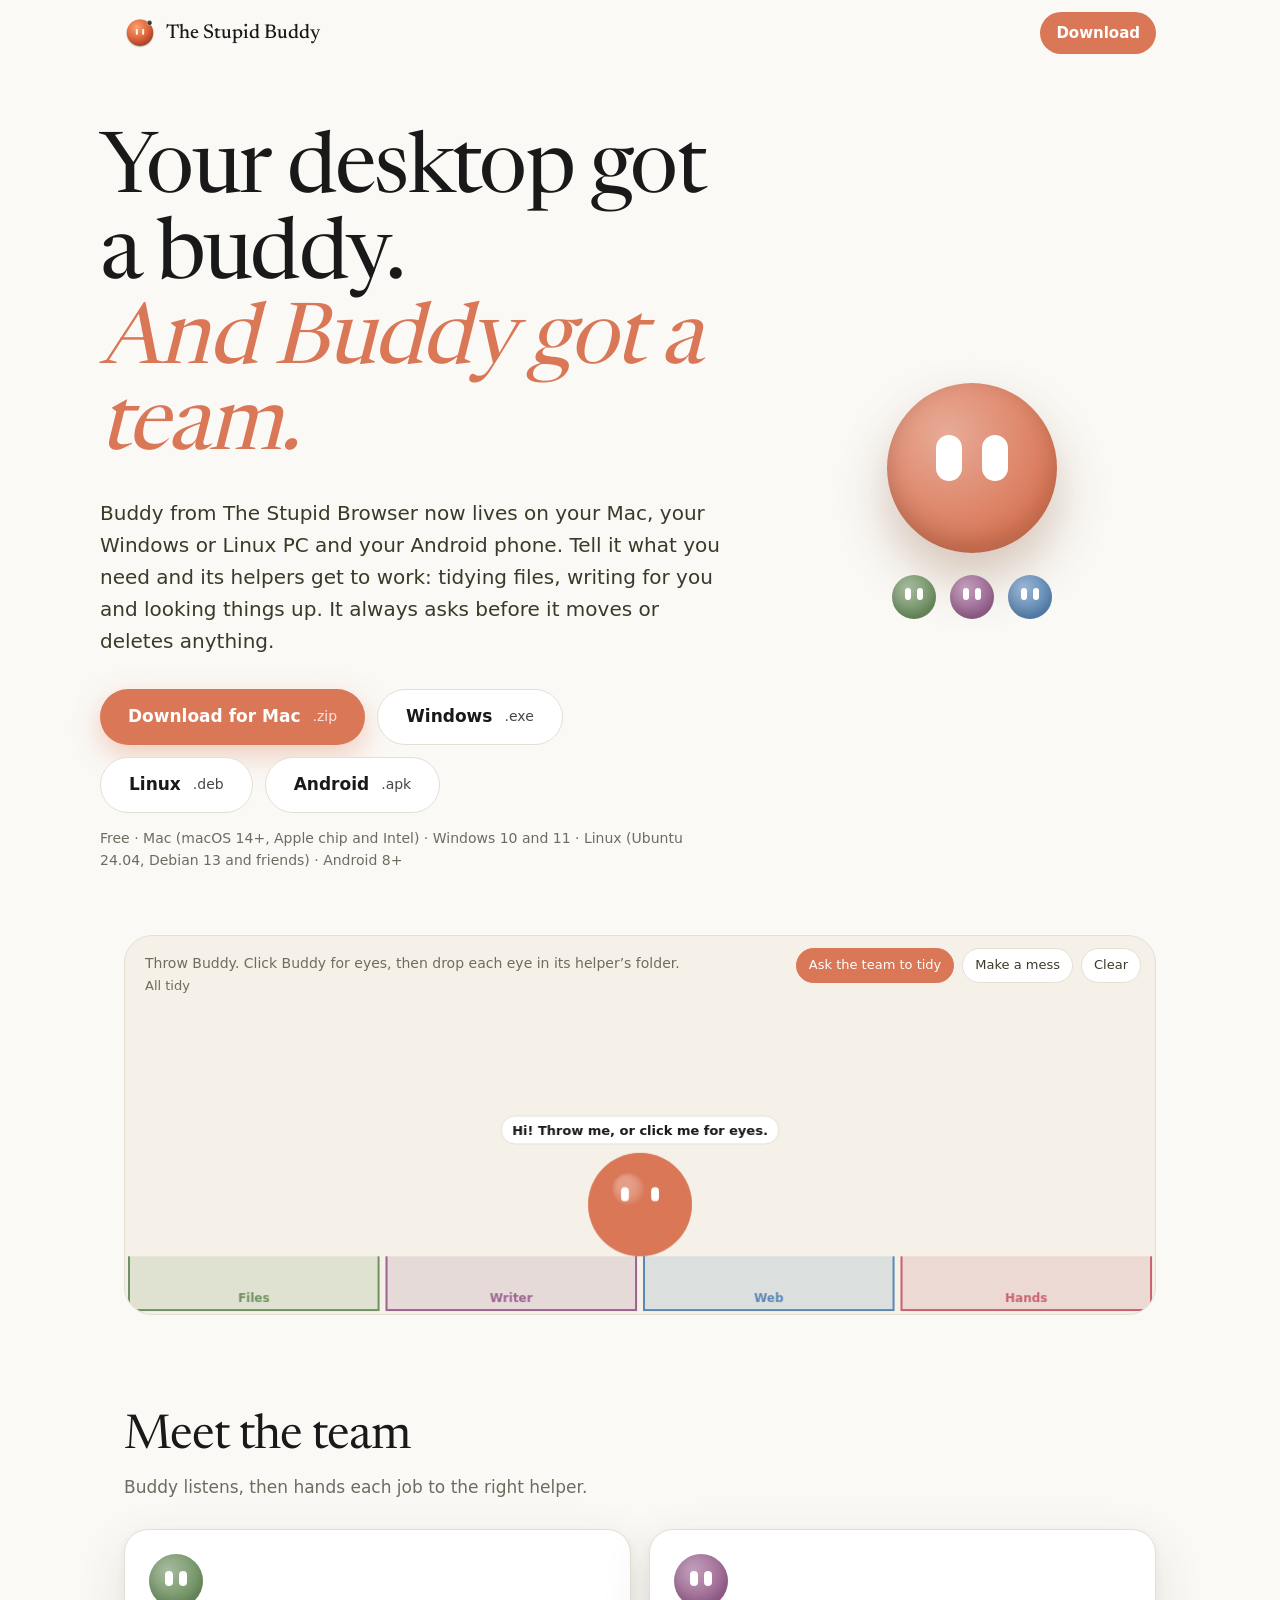
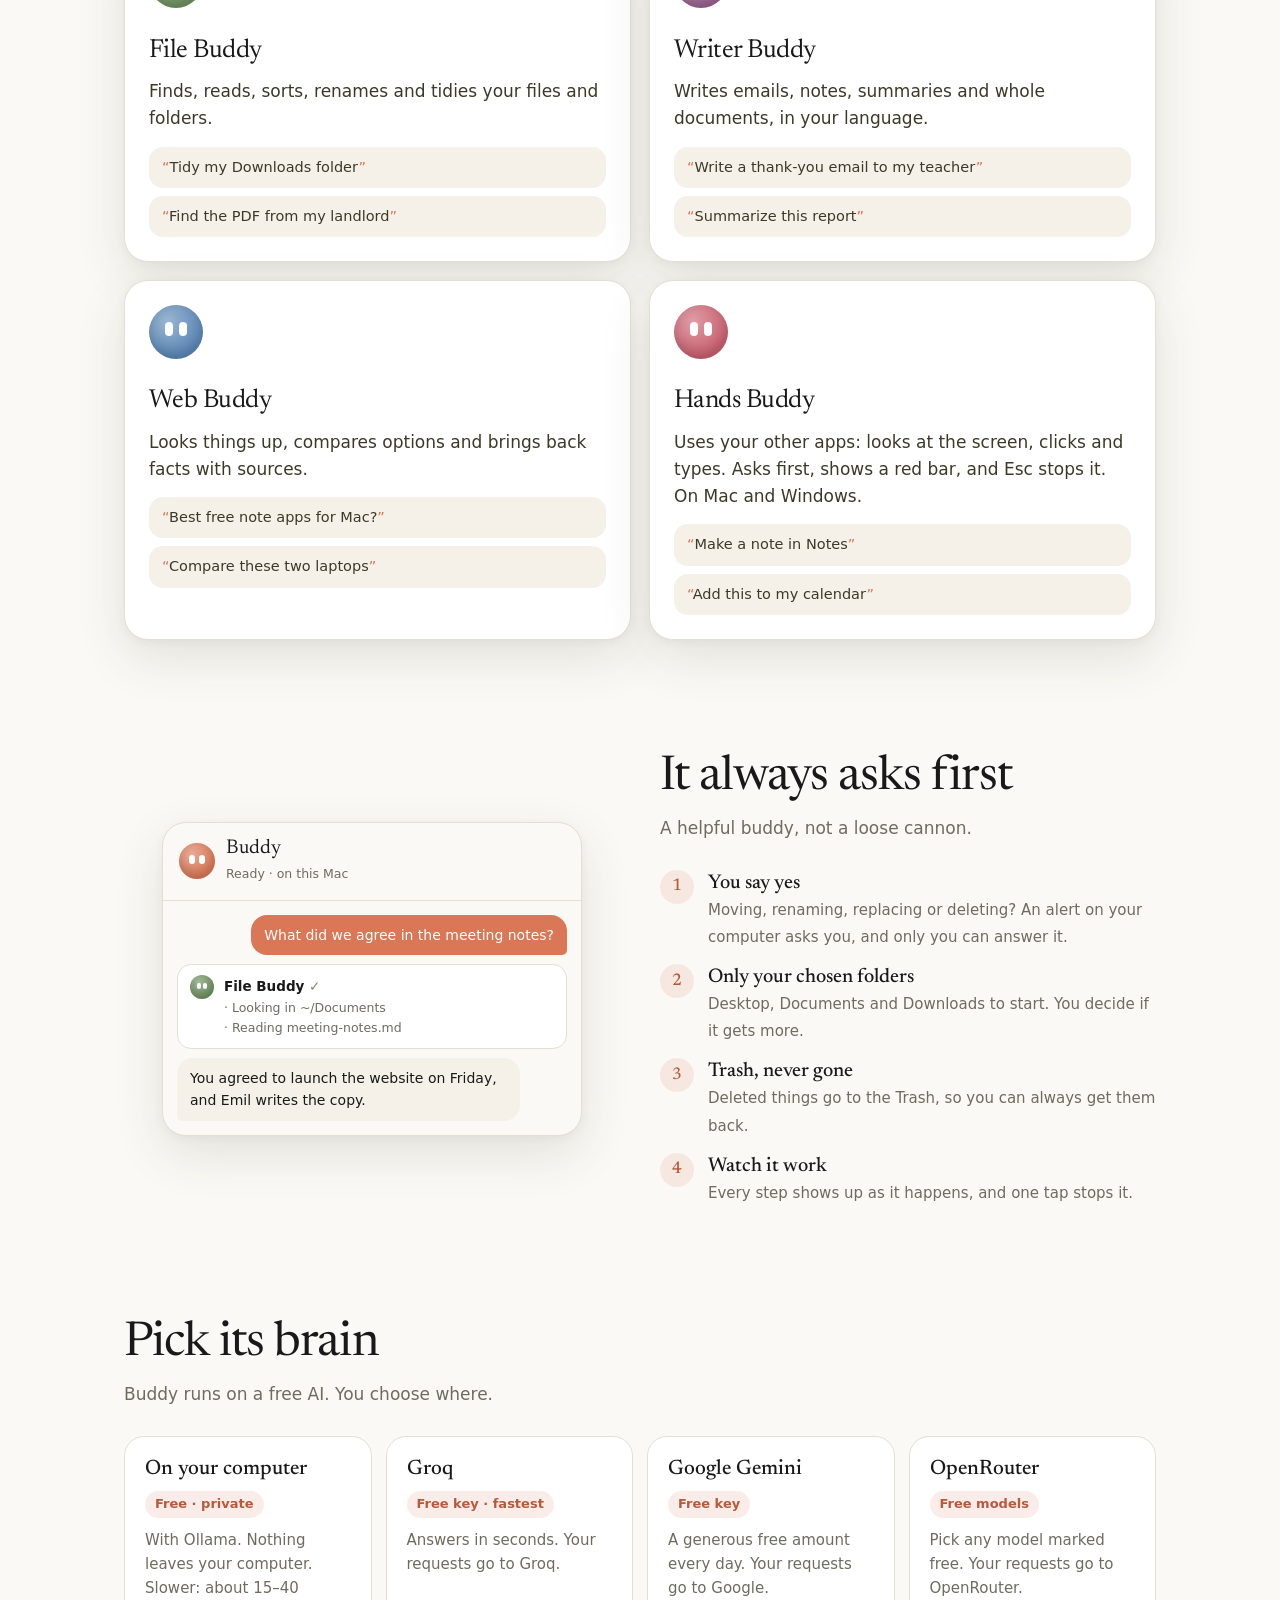
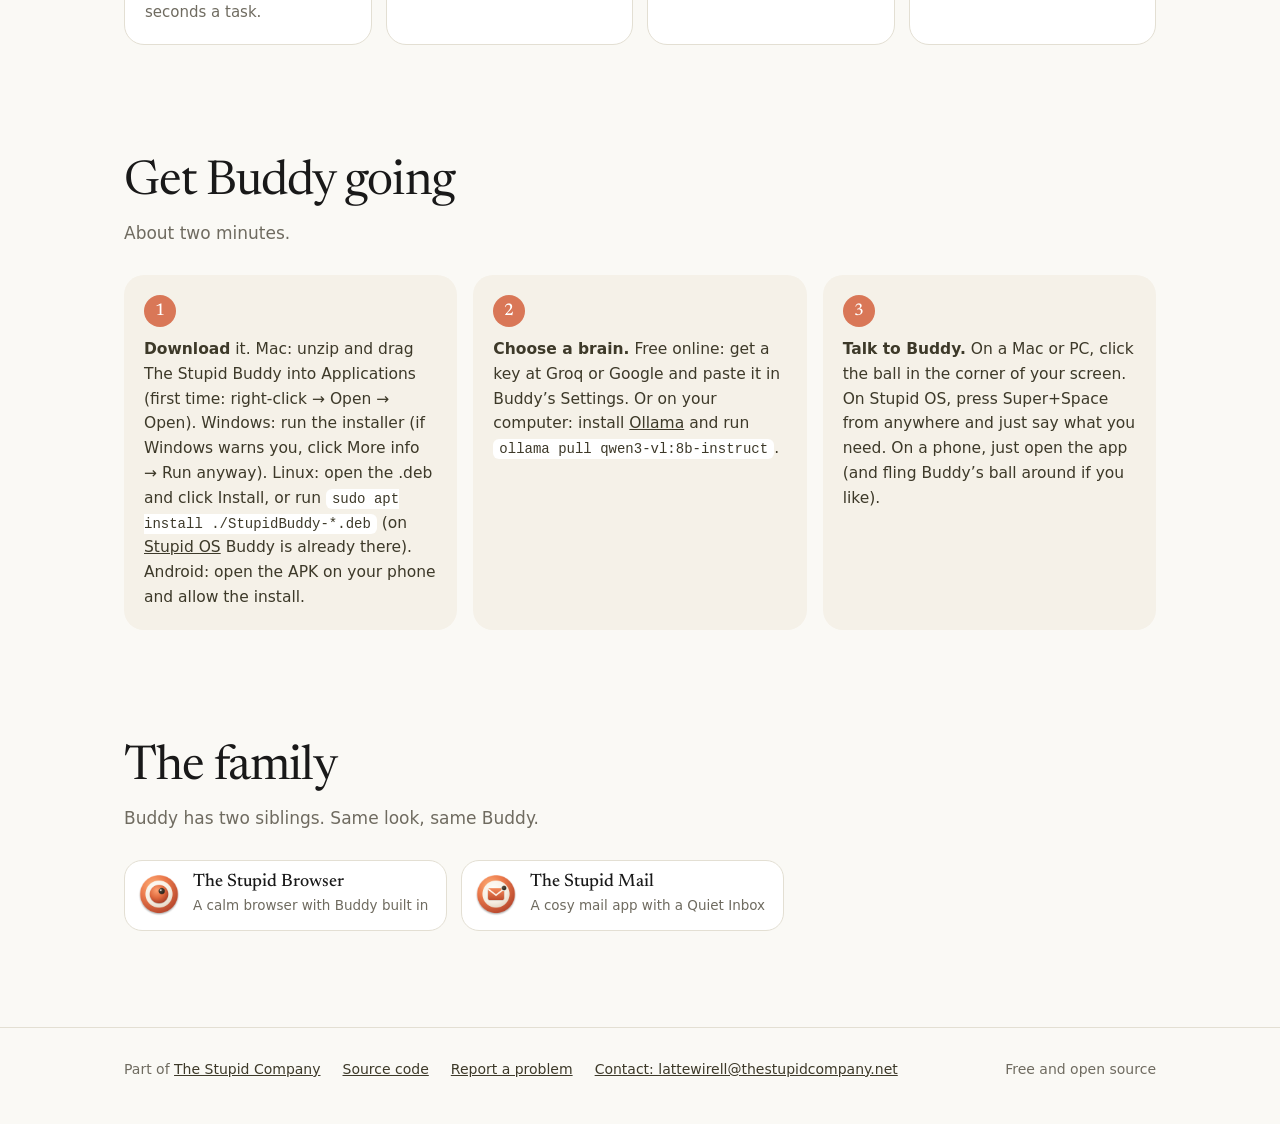
<file: site/index.html>
<!doctype html>
<html lang="en">
<head>
<meta charset="utf-8">
<meta name="viewport" content="width=device-width, initial-scale=1">
<title>The Stupid Buddy</title>
<meta name="description" content="Buddy lives on your Mac, Windows or Linux desktop with a small AI team that tidies files, writes for you and looks things up. Free, and it always asks first.">
<meta property="og:title" content="The Stupid Buddy">
<meta property="og:description" content="Your desktop got a buddy. And Buddy got a team. Free for Mac, Windows, Linux and Android.">
<meta property="og:image" content="https://stupidbuddy.vercel.app/img/icon.png">
<meta name="theme-color" content="#FAF9F5" media="(prefers-color-scheme: light)">
<meta name="theme-color" content="#1F1E1D" media="(prefers-color-scheme: dark)">
<link rel="icon" href="img/favicon.png">
<style>
@font-face { font-family: 'Newsreader'; src: url('fonts/Newsreader.ttf') format('truetype'); font-weight: 200 800; font-display: swap; }
:root {
  --bg: #FAF9F5; --surface: #FFFFFF; --surface-2: #F5F1E8; --line: #E3DFD3; --text: #191919; --text-2: #3D3929; --muted: #6F6B60;
  --accent: #D97757; --accent-ink: #B65A3C; --accent-soft: rgba(217,119,87,.13); --sage: #6F9161; --plum: #9A6390; --sky: #5B87B5; --rose: #C8606F;
  --serif: 'Newsreader', Georgia, serif; --sans: system-ui, -apple-system, 'Segoe UI', Roboto, sans-serif;
  --shadow: 0 18px 50px rgba(61,57,41,.12), 0 2px 8px rgba(61,57,41,.05);
  color-scheme: light;
}
@media (prefers-color-scheme: dark) {
  :root { --bg: #1F1E1D; --surface: #2B2A27; --surface-2: #33322E; --line: #3A3934; --text: #ECE9E1; --text-2: #D6D2C6; --muted: #A39E92; --accent-ink: #E99273;
    --shadow: 0 18px 50px rgba(0,0,0,.4), 0 2px 8px rgba(0,0,0,.25); color-scheme: dark; }
}
* { box-sizing: border-box; }
html { scroll-behavior: smooth; }
body { margin: 0; background: var(--bg); color: var(--text); font: 17px/1.6 var(--sans); -webkit-font-smoothing: antialiased; }
a { color: inherit; }
.wrap { max-width: 1080px; margin: 0 auto; padding: 0 24px; }
h1, h2, h3 { font-family: var(--serif); font-weight: 400; letter-spacing: -.02em; margin: 0; }

/* play: throw the eye (The Stupid Company's logo); clicks make little eyes that watch you */
#play { padding: 8px 0 40px; }
.play-box { position: relative; height: 380px; border-radius: 28px; background: var(--surface-2); border: 1px solid var(--line); overflow: hidden; touch-action: none; user-select: none; -webkit-user-select: none; cursor: grab; }
.play-box.grabbing { cursor: grabbing; }
.play-box canvas { position: absolute; inset: 0; width: 100%; height: 100%; display: block; }
.play-hint { position: absolute; left: 20px; top: 16px; font-size: 14px; color: var(--muted); pointer-events: none; }
.play-tools { position: absolute; right: 14px; top: 12px; display: flex; gap: 8px; }
.play-tools button { font: inherit; font-size: 13px; padding: 6px 12px; border-radius: 999px; border: 1px solid var(--line); background: var(--surface); color: var(--text-2); cursor: pointer; }
.play-tools button:hover { border-color: var(--accent); }
.play-tools button.go { background: var(--accent); border-color: var(--accent); color: #fff; }
.play-count { position: absolute; left: 20px; top: 40px; font-size: 13px; color: var(--muted); pointer-events: none; }
@media (max-width: 900px) { .play-box { height: 420px; } .play-tools { left: 14px; right: 14px; flex-wrap: wrap; } .play-hint { right: 20px; top: 56px; } .play-count { top: 80px; } }
@media (max-width: 520px) { .play-hint { top: 92px; } .play-count { top: 138px; } }

/* the ball */
.ball { position: relative; display: inline-block; border-radius: 50%; flex: none; background: radial-gradient(circle at 35% 30%, color-mix(in srgb, var(--c, var(--accent)) 62%, #fff), var(--c, var(--accent)) 70%);
  box-shadow: inset 0 -6px 12px rgba(0,0,0,.14); }
.ball i { position: absolute; top: 31%; width: 15%; height: 27%; border-radius: 999px; background: #fff; }
.ball i:first-child { left: 29%; } .ball i:last-child { right: 29%; }
.ball.big { width: 170px; height: 170px; box-shadow: inset 0 -10px 22px rgba(0,0,0,.16), 0 26px 50px rgba(120,60,30,.28); animation: float 3.2s ease-in-out infinite; }
.ball.big i { animation: blink 4.2s infinite; }
@keyframes float { 50% { transform: translateY(-10px); } }
@keyframes blink { 0%, 92%, 100% { transform: scaleY(1); } 95% { transform: scaleY(.12); } }

/* header */
header.top { position: sticky; top: 0; z-index: 10; background: color-mix(in srgb, var(--bg) 88%, transparent); backdrop-filter: blur(10px); -webkit-backdrop-filter: blur(10px); }
header.top .wrap { display: flex; align-items: center; justify-content: space-between; height: 66px; }
.brand { display: flex; align-items: center; gap: 10px; text-decoration: none; font: 500 20px/1 var(--serif); }
.brand img { width: 32px; height: 32px; }
.dl-small { text-decoration: none; font-size: 15px; font-weight: 600; color: #fff; background: var(--accent); padding: 9px 16px; border-radius: 999px; }

/* hero */
.hero { padding: 64px 0 56px; display: grid; grid-template-columns: 1.2fr .8fr; gap: 40px; align-items: center; }
h1 { font-size: clamp(44px, 7vw, 84px); line-height: 1.02; }
h1 em { color: var(--accent); }
.lead { font-size: clamp(17px, 2.1vw, 20px); color: var(--text-2); max-width: 32em; margin: 24px 0 0; }
.cta { display: inline-flex; align-items: center; gap: 12px; margin-top: 32px; height: 56px; padding: 0 28px; border-radius: 999px; background: var(--accent); color: #fff; text-decoration: none; font-weight: 600;
  box-shadow: 0 10px 28px color-mix(in srgb, var(--accent) 35%, transparent); transition: transform .15s; }
.cta:hover { transform: translateY(-2px); }
.ctas { display: flex; flex-wrap: wrap; gap: 12px; margin-top: 32px; }
.ctas .cta { margin-top: 0; }
.cta.alt { background: var(--surface); color: var(--text); border: 1px solid var(--line); box-shadow: none; }
.cta span { font-weight: 400; opacity: .8; font-size: 14px; }
.small { margin-top: 14px; font-size: 14px; color: var(--muted); }
.hero-art { display: grid; place-items: center; gap: 22px; }
.mini-team { display: flex; gap: 14px; }
.mini-team .ball { width: 44px; height: 44px; }

section { padding: 56px 0; }
h2 { font-size: clamp(32px, 4.6vw, 48px); line-height: 1.1; }
.sub { color: var(--muted); margin: 10px 0 28px; }

/* team */
.team { display: grid; grid-template-columns: repeat(2, minmax(0, 1fr)); gap: 18px; }
.helper { background: var(--surface); border: 1px solid var(--line); border-radius: 24px; padding: 24px; box-shadow: var(--shadow); }
.helper .ball { width: 54px; height: 54px; }
.helper h3 { font-size: 26px; margin: 14px 0 6px; }
.helper p { margin: 0 0 14px; color: var(--text-2); }
.ask { display: block; font-size: 14.5px; color: var(--text-2); background: var(--surface-2); border-radius: 14px; padding: 9px 13px; margin-top: 8px; }
.ask::before { content: '“'; color: var(--accent); } .ask::after { content: '”'; color: var(--accent); }

/* watch it work */
.demo { display: grid; grid-template-columns: 1fr 1fr; gap: 40px; align-items: center; }
.panel { background: var(--bg); border: 1px solid var(--line); border-radius: 24px; box-shadow: var(--shadow); overflow: hidden; max-width: 420px; justify-self: center; width: 100%; }
.panel .ph { display: flex; align-items: center; gap: 11px; padding: 14px 16px; border-bottom: 1px solid var(--line); }
.panel .ph .ball { width: 36px; height: 36px; }
.panel .ph b { font: 400 20px var(--serif); display: block; line-height: 1.1; }
.panel .ph small { color: var(--muted); font-size: 12.5px; }
.panel .pb { padding: 14px; display: flex; flex-direction: column; gap: 9px; font-size: 14px; }
.me { align-self: flex-end; background: var(--accent); color: #fff; padding: 9px 13px; border-radius: 16px 16px 5px 16px; max-width: 85%; }
.job { display: flex; gap: 10px; padding: 10px 12px; border-radius: 14px; background: var(--surface); border: 1px solid var(--line); }
.job .ball { width: 24px; height: 24px; }
.job b { font-size: 13.5px; } .job b::after { content: ' ✓'; color: var(--sage); }
.job div div { color: var(--muted); font-size: 12.5px; }
.bot { align-self: flex-start; background: var(--surface-2); padding: 9px 13px; border-radius: 16px 16px 16px 5px; max-width: 88%; }
.points { display: grid; gap: 14px; }
.point { display: flex; gap: 14px; }
.point .n { flex: none; width: 34px; height: 34px; border-radius: 50%; display: grid; place-items: center; background: var(--accent-soft); color: var(--accent-ink); font: 500 17px var(--serif); }
.point b { display: block; font: 500 20px/1.3 var(--serif); }
.point span { color: var(--muted); font-size: 15px; }

/* brains */
.brains { display: grid; grid-template-columns: repeat(4, minmax(0, 1fr)); gap: 14px; }
.brain { background: var(--surface); border: 1px solid var(--line); border-radius: 20px; padding: 20px; }
.brain b { display: block; font: 500 21px/1.25 var(--serif); }
.brain .tag { display: inline-block; margin: 8px 0 10px; font-size: 13px; font-weight: 600; color: var(--accent-ink); background: var(--accent-soft); padding: 3px 10px; border-radius: 999px; }
.brain p { margin: 0; color: var(--muted); font-size: 15px; }

/* install */
.steps { counter-reset: s; display: grid; grid-template-columns: repeat(3, minmax(0, 1fr)); gap: 16px; }
.step { background: var(--surface-2); border-radius: 20px; padding: 20px; }
.step::before { counter-increment: s; content: counter(s); display: grid; place-items: center; width: 32px; height: 32px; border-radius: 50%; background: var(--accent); color: #fff; font: 500 17px var(--serif); margin-bottom: 10px; }
.step p { margin: 0; color: var(--text-2); font-size: 15.5px; }
code { font-size: 14px; background: var(--surface); padding: 2px 6px; border-radius: 6px; word-break: break-word; }

/* family + footer */
.family { display: flex; gap: 14px; flex-wrap: wrap; }
.fam { display: flex; align-items: center; gap: 12px; text-decoration: none; background: var(--surface); border: 1px solid var(--line); border-radius: 18px; padding: 12px 18px 12px 12px; }
.fam img { width: 44px; height: 44px; border-radius: 11px; }
.fam b { display: block; font: 500 18px var(--serif); } .fam span { color: var(--muted); font-size: 13.5px; }
footer { margin-top: 40px; padding: 30px 0 44px; border-top: 1px solid var(--line); color: var(--muted); font-size: 14px; }
footer .wrap { display: flex; flex-wrap: wrap; gap: 10px 22px; align-items: center; }
footer a { color: var(--text-2); }
footer .grow { flex: 1; }

@media (max-width: 860px) {
  .hero, .demo { grid-template-columns: minmax(0, 1fr); }
  .hero-art { order: -1; }
  .team, .steps { grid-template-columns: minmax(0, 1fr); }
  .brains { grid-template-columns: repeat(2, minmax(0, 1fr)); }
}
@media (max-width: 520px) { .wrap { padding: 0 16px; } .brains { grid-template-columns: minmax(0, 1fr); } .ball.big { width: 130px; height: 130px; } }
@media (prefers-reduced-motion: reduce) { .ball.big, .ball.big i { animation: none; } html { scroll-behavior: auto; } }
</style>
</head>
<body>
<header class="top">
  <div class="wrap">
    <a class="brand" href="#"><img src="img/icon.png" alt="">The Stupid Buddy</a>
    <a class="dl-small" data-dl href="https://github.com/lattewirell-creator/stupid-buddy/releases/latest">Download</a>
  </div>
</header>

<main>
  <div class="wrap hero">
    <div>
      <h1>Your desktop got a buddy.<br><em>And Buddy got a team.</em></h1>
      <p class="lead">Buddy from The Stupid Browser now lives on your Mac, your Windows or Linux PC and your Android phone. Tell it what you need and its helpers get to work: tidying files, writing for you and looking things up. It always asks before it moves or deletes anything.</p>
      <div class="ctas">
        <a class="cta" data-dl href="https://github.com/lattewirell-creator/stupid-buddy/releases/latest">Download for Mac <span id="dlSize">.zip</span></a>
        <a class="cta alt" data-win href="https://github.com/lattewirell-creator/stupid-buddy/releases/latest">Windows <span id="winSize">.exe</span></a>
        <a class="cta alt" data-deb href="https://github.com/lattewirell-creator/stupid-buddy/releases/latest">Linux <span id="debSize">.deb</span></a>
        <a class="cta alt" data-apk href="https://github.com/lattewirell-creator/stupid-buddy/releases/latest">Android <span id="apkSize">.apk</span></a>
      </div>
      <div class="small" id="dlNote">Free · Mac (macOS 14+, Apple chip and Intel) · Windows 10 and 11 · Linux (Ubuntu 24.04, Debian 13 and friends) · Android 8+</div>
    </div>
    <div class="hero-art" aria-hidden="true">
      <span class="ball big"><i></i><i></i></span>
      <div class="mini-team"><span class="ball" style="--c: var(--sage)"><i></i><i></i></span><span class="ball" style="--c: var(--plum)"><i></i><i></i></span><span class="ball" style="--c: var(--sky)"><i></i><i></i></span></div>
    </div>
  </div>

  <section id="play">
    <div class="wrap">
      <div class="play-box" id="playBox">
        <canvas id="playCanvas" aria-label="A playground: throw Buddy, click Buddy for little eyes, and file each eye in the folder of its colour, or ask the team to tidy up."></canvas>
        <div class="play-hint">Throw Buddy. Click Buddy for eyes, then drop each eye in its helper’s folder.</div>
        <div class="play-tools"><button type="button" id="playTidy" class="go">Ask the team to tidy</button><button type="button" id="playBurst">Make a mess</button><button type="button" id="playClear">Clear</button></div>
        <div class="play-count" id="playCount"></div>
      </div>
    </div>
  </section>

  <section id="team">
    <div class="wrap">
      <h2>Meet the team</h2>
      <p class="sub">Buddy listens, then hands each job to the right helper.</p>
      <div class="team">
        <div class="helper"><span class="ball" style="--c: var(--sage)"><i></i><i></i></span><h3>File Buddy</h3><p>Finds, reads, sorts, renames and tidies your files and folders.</p>
          <span class="ask">Tidy my Downloads folder</span><span class="ask">Find the PDF from my landlord</span></div>
        <div class="helper"><span class="ball" style="--c: var(--plum)"><i></i><i></i></span><h3>Writer Buddy</h3><p>Writes emails, notes, summaries and whole documents, in your language.</p>
          <span class="ask">Write a thank-you email to my teacher</span><span class="ask">Summarize this report</span></div>
        <div class="helper"><span class="ball" style="--c: var(--sky)"><i></i><i></i></span><h3>Web Buddy</h3><p>Looks things up, compares options and brings back facts with sources.</p>
          <span class="ask">Best free note apps for Mac?</span><span class="ask">Compare these two laptops</span></div>
        <div class="helper"><span class="ball" style="--c: var(--rose)"><i></i><i></i></span><h3>Hands Buddy</h3><p>Uses your other apps: looks at the screen, clicks and types. Asks first, shows a red bar, and Esc stops it. On Mac and Windows.</p>
          <span class="ask">Make a note in Notes</span><span class="ask">Add this to my calendar</span></div>
      </div>
    </div>
  </section>

  <section>
    <div class="wrap demo">
      <div class="panel" aria-hidden="true">
        <div class="ph"><span class="ball"><i></i><i></i></span><div><b>Buddy</b><small>Ready · on this Mac</small></div></div>
        <div class="pb">
          <div class="me">What did we agree in the meeting notes?</div>
          <div class="job"><span class="ball" style="--c: var(--sage)"><i></i><i></i></span><div><b>File Buddy</b><div>· Looking in ~/Documents</div><div>· Reading meeting-notes.md</div></div></div>
          <div class="bot">You agreed to launch the website on Friday, and Emil writes the copy.</div>
        </div>
      </div>
      <div>
        <h2>It always asks first</h2>
        <p class="sub">A helpful buddy, not a loose cannon.</p>
        <div class="points">
          <div class="point"><span class="n">1</span><div><b>You say yes</b><span>Moving, renaming, replacing or deleting? An alert on your computer asks you, and only you can answer it.</span></div></div>
          <div class="point"><span class="n">2</span><div><b>Only your chosen folders</b><span>Desktop, Documents and Downloads to start. You decide if it gets more.</span></div></div>
          <div class="point"><span class="n">3</span><div><b>Trash, never gone</b><span>Deleted things go to the Trash, so you can always get them back.</span></div></div>
          <div class="point"><span class="n">4</span><div><b>Watch it work</b><span>Every step shows up as it happens, and one tap stops it.</span></div></div>
        </div>
      </div>
    </div>
  </section>

  <section id="brain">
    <div class="wrap">
      <h2>Pick its brain</h2>
      <p class="sub">Buddy runs on a free AI. You choose where.</p>
      <div class="brains">
        <div class="brain"><b>On your computer</b><span class="tag">Free · private</span><p>With Ollama. Nothing leaves your computer. Slower: about 15–40 seconds a task.</p></div>
        <div class="brain"><b>Groq</b><span class="tag">Free key · fastest</span><p>Answers in seconds. Your requests go to Groq.</p></div>
        <div class="brain"><b>Google Gemini</b><span class="tag">Free key</span><p>A generous free amount every day. Your requests go to Google.</p></div>
        <div class="brain"><b>OpenRouter</b><span class="tag">Free models</span><p>Pick any model marked free. Your requests go to OpenRouter.</p></div>
      </div>
    </div>
  </section>

  <section id="install">
    <div class="wrap">
      <h2>Get Buddy going</h2>
      <p class="sub">About two minutes.</p>
      <div class="steps">
        <div class="step"><p><b>Download</b> it. Mac: unzip and drag The Stupid Buddy into Applications (first time: right-click → Open → Open). Windows: run the installer (if Windows warns you, click More info → Run anyway). Linux: open the .deb and click Install, or run <code>sudo apt install ./StupidBuddy-*.deb</code> (on <a href="https://github.com/lattewirell-creator/smartos">Stupid OS</a> Buddy is already there). Android: open the APK on your phone and allow the install.</p></div>
        <div class="step"><p><b>Choose a brain.</b> Free online: get a key at Groq or Google and paste it in Buddy’s Settings. Or on your computer: install <a href="https://ollama.com">Ollama</a> and run <code>ollama pull qwen3-vl:8b-instruct</code>.</p></div>
        <div class="step"><p><b>Talk to Buddy.</b> On a Mac or PC, click the ball in the corner of your screen. On Stupid OS, press Super+Space from anywhere and just say what you need. On a phone, just open the app (and fling Buddy’s ball around if you like).</p></div>
      </div>
    </div>
  </section>

  <section>
    <div class="wrap">
      <h2>The family</h2>
      <p class="sub">Buddy has two siblings. Same look, same Buddy.</p>
      <div class="family">
        <a class="fam" href="https://stupid-browser.vercel.app"><img src="img/browser.png" alt=""><div><b>The Stupid Browser</b><span>A calm browser with Buddy built in</span></div></a>
        <a class="fam" href="https://stupidmail.vercel.app"><img src="img/mail.png" alt=""><div><b>The Stupid Mail</b><span>A cosy mail app with a Quiet Inbox</span></div></a>
      </div>
    </div>
  </section>
</main>

<footer>
  <div class="wrap">
    <span>Part of <a href="https://thestupidcompany.net">The Stupid Company</a></span>
    <a href="https://github.com/lattewirell-creator/stupid-buddy">Source code</a>
    <a href="https://github.com/lattewirell-creator/stupid-buddy/issues">Report a problem</a>
    <a href="mailto:lattewirell@thestupidcompany.net">Contact: lattewirell@thestupidcompany.net</a>
    <span class="grow"></span>
    <span id="ver">Free and open source</span>
  </div>
</footer>

<script>
// The playground: throw Buddy, click for little eyes, and file each eye in its helper's folder.
// Or ask the team: the four helpers fly in and tidy up, like they do your Downloads folder.
(() => {
  const box = document.getElementById('playBox'), cv = document.getElementById('playCanvas');
  if (!box || !cv || !cv.getContext) return;
  const ctx = cv.getContext('2d');
  const css = (n) => getComputedStyle(document.documentElement).getPropertyValue(n).trim();
  const TEAM = [['Files', css('--sage')], ['Writer', css('--plum')], ['Web', css('--sky')], ['Hands', css('--rose')]];
  const DOT = css('--text-2'), INK = css('--muted'), LINE = css('--line'), SURF = css('--surface');
  const MAX = 90, G = 1900, BOUNCE = 0.55, AIR = 0.998, TRAY = 58;
  let W = 0, H = 0, dpr = 1, filed = 0, say = null, tidying = false;
  const eyes = [], helpers = [], pops = [];
  function size() {
    const b = box.getBoundingClientRect(); dpr = Math.min(2, devicePixelRatio || 1);
    W = b.width; H = b.height; cv.width = W * dpr; cv.height = H * dpr; ctx.setTransform(dpr, 0, 0, dpr, 0, 0);
  }
  size(); addEventListener('resize', () => { size(); wake(); });
  const floor = () => H - TRAY;
  const trayOf = (x) => Math.max(0, Math.min(3, Math.floor(x / (W / 4))));
  const buddy = { x: W * 0.5, y: H * 0.35, r: Math.min(52, W * 0.09), vx: 0, vy: 0, buddy: true, blink: 0, next: 2 };
  eyes.push(buddy);
  const talk = (text, ms = 1600) => { say = { text, until: performance.now() + ms }; wake(); };
  function add(x, y, team, vx, vy) {
    if (eyes.length > MAX) return;
    eyes.push({ x, y, r: 10 + Math.random() * 6, team, color: TEAM[team][1], vx, vy, blink: 0, next: 1 + Math.random() * 4, rest: 0 });
  }
  function burst(x, y, n, speed) {
    for (let i = 0; i < n; i++) { const a = Math.random() * Math.PI * 2, v = speed * (0.4 + Math.random() * 0.8); add(x + Math.cos(a) * 6, y + Math.sin(a) * 6, (Math.random() * 4) | 0, Math.cos(a) * v, Math.sin(a) * v - 300); }
    wake();
  }
  function file(o) {
    const i = eyes.indexOf(o); if (i > 0) eyes.splice(i, 1);
    filed++; pops.push({ x: o.x, y: o.y, color: o.color, t: 0 });
  }

  /* ---- pointer: grab and throw anything; a click on Buddy makes eyes ---- */
  let pointer = null, held = null, grab = { dx: 0, dy: 0 }, samples = [], downAt = null, moved = false;
  const at = (e) => { const b = box.getBoundingClientRect(); return { x: e.clientX - b.left, y: e.clientY - b.top }; };
  const hit = (p) => { for (let i = eyes.length - 1; i >= 0; i--) { const o = eyes[i]; if (!o.carried && Math.hypot(p.x - o.x, p.y - o.y) < o.r * 1.25) return o; } return null; };
  box.addEventListener('pointerdown', (e) => {
    if (e.target.closest('button')) return;
    const p = at(e); pointer = p; downAt = p; moved = false; samples = [{ t: performance.now(), ...p }];
    held = hit(p);
    if (held) { grab = { dx: p.x - held.x, dy: p.y - held.y }; held.vx = held.vy = 0; held.yours = true; box.classList.add('grabbing'); }
    box.setPointerCapture(e.pointerId); wake();
  });
  box.addEventListener('pointermove', (e) => {
    pointer = at(e); wake();
    if (!downAt) return;
    if (Math.hypot(pointer.x - downAt.x, pointer.y - downAt.y) > 5) moved = true;
    const now = performance.now(); samples.push({ t: now, ...pointer }); while (samples.length > 2 && now - samples[0].t > 90) samples.shift();
    if (held) { held.x = pointer.x - grab.dx; held.y = pointer.y - grab.dy; }
  });
  const up = () => {
    if (!downAt) return;
    if (held && moved && samples.length > 1) {
      const a = samples[0], z = samples[samples.length - 1], dt = Math.max(16, z.t - a.t) / 1000;
      held.vx = Math.max(-4000, Math.min(4000, (z.x - a.x) / dt)); held.vy = Math.max(-4000, Math.min(4000, (z.y - a.y) / dt));
      if (held.buddy && Math.hypot(held.vx, held.vy) > 1200) talk(['Wheee!', 'Again!', 'I can fly!'][(Math.random() * 3) | 0]);
    } else if (!moved) {
      if (held && held.buddy) { burst(held.x, held.y, 10, 700); talk(eyes.length > 40 ? 'That’s a lot of eyes…' : 'Eyes!'); }
      else if (!held) burst(downAt.x, Math.min(downAt.y, floor() - 20), 2, 250);
    }
    held = null; downAt = null; box.classList.remove('grabbing'); wake();
  };
  box.addEventListener('pointerup', up); box.addEventListener('pointercancel', up);
  box.addEventListener('pointerleave', () => { if (!downAt) pointer = null; });
  document.getElementById('playBurst').onclick = () => { burst(buddy.x, buddy.y, 30, 1000); talk('What a mess!'); };
  document.getElementById('playClear').onclick = () => { eyes.splice(1); helpers.length = 0; tidying = false; filed = 0; buddy.x = W / 2; buddy.y = H * 0.35; buddy.vx = buddy.vy = 0; wake(); };
  document.getElementById('playTidy').onclick = () => {
    if (eyes.length < 2) { talk('Nothing to tidy. Click me for eyes!'); return; }
    if (tidying) return;
    tidying = true; filed = 0; talk('Team, tidy up!');
    helpers.length = 0;
    TEAM.forEach(([, color], i) => helpers.push({ team: i, color, x: (i + 0.5) * W / 4, y: -30, carry: null, wait: i * 0.15 }));
    wake();
  };

  /* ---- the helpers: each fetches the eyes in its colour and drops them in its folder ---- */
  function steer(h, tx, ty, dt) {
    const dx = tx - h.x, dy = ty - h.y, d = Math.hypot(dx, dy), v = 900 * dt;
    if (d <= v) { h.x = tx; h.y = ty; return true; }
    h.x += dx / d * v; h.y += dy / d * v; return false;
  }
  function helpersStep(dt) {
    if (!tidying) return false;
    let working = false;
    for (const h of helpers) {
      if (h.wait > 0) { h.wait -= dt; working = true; continue; }
      if (h.carry) {
        const tx = (h.team + 0.5) * W / 4, ty = floor() + TRAY / 2 - 6;
        h.carry.x = h.x; h.carry.y = h.y + 16; h.carry.vx = h.carry.vy = 0;
        if (steer(h, tx, ty - 16, dt)) { h.carry.carried = false; file(h.carry); h.carry = null; }
        working = true; continue;
      }
      let best = null, bd = Infinity;
      for (const o of eyes) if (!o.buddy && !o.carried && o !== held && o.team === h.team) { const d = Math.hypot(o.x - h.x, o.y - h.y); if (d < bd) { bd = d; best = o; } }
      if (best) { working = true; if (steer(h, best.x, best.y - 16, dt)) { h.carry = best; best.carried = true; } }
      else if (h.y > -40) { working = true; steer(h, h.x, -60, dt); }
    }
    if (!working) { tidying = false; helpers.length = 0; talk(filed ? `Done! The team filed ${filed} eye${filed === 1 ? '' : 's'}.` : 'All tidy already!', 2600); }
    return working;
  }

  function step(dt) {
    let busy = helpersStep(dt);
    for (const o of eyes) {
      if (o === held || o.carried) continue;
      o.vy += G * dt; o.vx *= AIR; o.x += o.vx * dt; o.y += o.vy * dt;
      const bottom = o.buddy ? floor() : H - 6;   // little eyes can drop into the folders; Buddy stays above them
      if (o.x < o.r) { o.x = o.r; o.vx = -o.vx * BOUNCE; }
      if (o.x > W - o.r) { o.x = W - o.r; o.vx = -o.vx * BOUNCE; }
      if (o.y < o.r) { o.y = o.r; o.vy = -o.vy * BOUNCE; }
      if (o.y > bottom - o.r) { o.y = bottom - o.r; o.vy = -o.vy * BOUNCE; if (Math.abs(o.vy) < 60) o.vy = 0; o.vx *= 0.94; }
      // An eye resting in a folder: filed if it's the right colour, bounced out if not.
      if (!o.buddy && o.y > floor() && Math.abs(o.vy) < 1 && Math.abs(o.vx) < 30) {
        o.rest += dt;
        if (o.rest > 0.25) {
          const t = trayOf(o.x);
          if (t === o.team) { if (o.yours) talk(['Filed!', 'Nice!', 'Right folder!'][(Math.random() * 3) | 0], 900); file(o); }
          else { o.vy = -900; o.vx = (Math.random() - 0.5) * 500; o.rest = 0; if (o.yours) talk(`Wrong folder! That one goes to ${TEAM[o.team][0]}.`); o.yours = false; }
        }
      } else o.rest = 0;
      if (Math.abs(o.vx) > 8 || Math.abs(o.vy) > 8) busy = true;
    }
    for (let i = 0; i < eyes.length; i++) for (let j = i + 1; j < eyes.length; j++) {
      const a = eyes[i], b = eyes[j]; if (a.carried || b.carried) continue;
      const dx = b.x - a.x, dy = b.y - a.y, d = Math.hypot(dx, dy), m = a.r + b.r;
      if (d >= m || d === 0) continue;
      const nx = dx / d, ny = dy / d, push = m - d, wa = a === held ? 0 : b === held ? 1 : b.r * b.r / (a.r * a.r + b.r * b.r);
      a.x -= nx * push * wa; a.y -= ny * push * wa; b.x += nx * push * (1 - wa); b.y += ny * push * (1 - wa);
      const rel = (b.vx - a.vx) * nx + (b.vy - a.vy) * ny;
      if (rel < 0) { const k = -rel * 0.8; if (a !== held) { a.vx -= nx * k * wa; a.vy -= ny * k * wa; } if (b !== held) { b.vx += nx * k * (1 - wa); b.vy += ny * k * (1 - wa); } }
    }
    for (const p of pops) p.t += dt;
    while (pops.length && pops[0].t > 0.5) pops.shift();
    return busy || pops.length > 0 || (say && performance.now() < say.until);
  }

  /* ---- drawing ---- */
  const look = () => pointer || { x: W / 2, y: H / 2 };
  function pupil(o, reach) { const p = look(), dx = p.x - o.x, dy = p.y - o.y, d = Math.hypot(dx, dy) || 1, k = Math.min(reach, d * 0.08); return { x: dx / d * k, y: dy / d * k }; }
  function blinkTick(o) { o.next -= 1 / 60; if (o.next < 0) { o.blink = 0.16; o.next = 2 + Math.random() * 5; } if (o.blink > 0) o.blink -= 1 / 60; }
  function ball(x, y, r, color, eyesShift, blink) {
    const g = ctx.createRadialGradient(x - r * 0.3, y - r * 0.4, r * 0.1, x, y, r);
    g.addColorStop(0, '#fff8'); g.addColorStop(0.25, color); g.addColorStop(1, color);
    ctx.fillStyle = color; ctx.beginPath(); ctx.arc(x, y, r, 0, Math.PI * 2); ctx.fill();
    ctx.fillStyle = g; ctx.globalAlpha = 0.55; ctx.fill(); ctx.globalAlpha = 1;
    ctx.fillStyle = '#fff';
    for (const s of [-1, 1]) {
      const ex = x + s * r * 0.29 + eyesShift.x, ey = y - r * 0.08 + eyesShift.y, h = blink ? r * 0.06 : r * 0.27, w = r * 0.15;
      ctx.beginPath(); ctx.roundRect ? ctx.roundRect(ex - w / 2, ey - h / 2, w, h, w / 2) : ctx.rect(ex - w / 2, ey - h / 2, w, h); ctx.fill();
    }
  }
  function draw() {
    ctx.clearRect(0, 0, W, H);
    // the four folders
    const tw = W / 4;
    TEAM.forEach(([name, color], i) => {
      ctx.fillStyle = color; ctx.globalAlpha = 0.16; ctx.fillRect(i * tw + 4, floor(), tw - 8, TRAY - 4); ctx.globalAlpha = 1;
      ctx.strokeStyle = color; ctx.lineWidth = 2; ctx.beginPath(); ctx.moveTo(i * tw + 4, floor()); ctx.lineTo(i * tw + 4, H - 4); ctx.lineTo((i + 1) * tw - 4, H - 4); ctx.lineTo((i + 1) * tw - 4, floor()); ctx.stroke();
      ctx.fillStyle = color; ctx.font = '600 12px system-ui, sans-serif'; ctx.textAlign = 'center'; ctx.fillText(name, (i + 0.5) * tw, H - 12);
    });
    for (const p of pops) { ctx.strokeStyle = p.color; ctx.globalAlpha = 1 - p.t / 0.5; ctx.lineWidth = 3; ctx.beginPath(); ctx.arc(p.x, p.y, 8 + p.t * 50, 0, Math.PI * 2); ctx.stroke(); ctx.globalAlpha = 1; }
    for (const o of eyes) {
      blinkTick(o);
      if (o.buddy) { ball(o.x, o.y, o.r, css('--accent'), pupil(o, o.r * 0.12), o.blink > 0); continue; }
      const ring = o.r * 0.83, tube = o.r * 0.34, s = pupil(o, o.r * 0.22);
      ctx.lineWidth = tube; ctx.strokeStyle = o.color; ctx.beginPath(); ctx.arc(o.x, o.y, ring - tube / 2, 0, Math.PI * 2); ctx.stroke();
      ctx.fillStyle = o.color; ctx.beginPath(); ctx.ellipse(o.x + s.x, o.y + s.y, o.r * 0.29, o.blink > 0 ? o.r * 0.05 : o.r * 0.29, 0, 0, Math.PI * 2); ctx.fill();
      ctx.fillStyle = DOT; ctx.beginPath(); ctx.arc(o.x + o.r * 0.66, o.y - o.r * 0.66, o.r * 0.24, 0, Math.PI * 2); ctx.fill();
    }
    for (const h of helpers) ball(h.x, h.y, 17, h.color, { x: 0, y: 1 }, false);
    // Buddy's speech bubble
    if (say && performance.now() < say.until) {
      ctx.font = '600 13px system-ui, sans-serif'; ctx.textAlign = 'center';
      const w = ctx.measureText(say.text).width + 22, x = Math.max(w / 2 + 6, Math.min(W - w / 2 - 6, buddy.x)), y = Math.max(34, buddy.y - buddy.r - 22);
      ctx.fillStyle = SURF; ctx.strokeStyle = LINE; ctx.lineWidth = 1;
      ctx.beginPath(); ctx.roundRect ? ctx.roundRect(x - w / 2, y - 15, w, 28, 14) : ctx.rect(x - w / 2, y - 15, w, 28); ctx.fill(); ctx.stroke();
      ctx.fillStyle = css('--text'); ctx.fillText(say.text, x, y + 4);
    }
    const n = eyes.length - 1;
    document.getElementById('playCount').textContent = (n ? `${n} eye${n === 1 ? '' : 's'} on the loose` : 'All tidy') + (filed ? ` · ${filed} filed` : '');
  }

  let raf = 0, last = 0, quiet = 0;
  function frame(now) {
    const dt = Math.min(1 / 30, (now - last) / 1000 || 1 / 60); last = now;
    const busy = step(dt) || held || downAt;
    draw();
    quiet = busy ? 0 : quiet + 1;
    raf = quiet > 90 ? 0 : requestAnimationFrame(frame);
  }
  function wake() { if (!raf) { last = performance.now(); quiet = 0; raf = requestAnimationFrame(frame); } }
  setInterval(() => { if (!raf && !document.hidden) wake(); }, 2500);   // let them blink now and then
  talk('Hi! Throw me, or click me for eyes.', 3000);
  wake();
})();
// The download buttons point straight at the newest release's files.
fetch('https://api.github.com/repos/lattewirell-creator/stupid-buddy/releases/latest').then((r) => (r.ok ? r.json() : null)).then((rel) => {
  if (!rel) return;
  const zip = (rel.assets || []).find((a) => /\.zip$/.test(a.name)), apk = (rel.assets || []).find((a) => /android\.apk$/.test(a.name));
  const win = (rel.assets || []).find((a) => /windows-setup\.exe$/.test(a.name)), deb = (rel.assets || []).find((a) => /-linux-amd64\.deb$/.test(a.name));
  const mb = (x) => Math.max(0.1, Math.round(x.size / 104857.6) / 10) + ' MB';
  if (deb) { document.querySelectorAll('[data-deb]').forEach((a) => { a.href = deb.browser_download_url; }); document.getElementById('debSize').textContent = mb(deb); }
  if (win) { document.querySelectorAll('[data-win]').forEach((a) => { a.href = win.browser_download_url; }); document.getElementById('winSize').textContent = mb(win); }
  if (apk) { document.querySelectorAll('[data-apk]').forEach((a) => { a.href = apk.browser_download_url; }); document.getElementById('apkSize').textContent = mb(apk); }
  if (zip) {
    document.querySelectorAll('[data-dl]').forEach((a) => { a.href = zip.browser_download_url; });
    const dlSize = document.getElementById('dlSize');
    if (dlSize) dlSize.textContent = zip.size ? Math.max(1, Math.round(zip.size / 1048576 * 10) / 10) + ' MB' : '.zip';
  }
  // The big button downloads the version for the device you're on (Windows, Linux or Android); the others stay beside it.
  const ua = navigator.userAgent, p = (navigator.userAgentData && navigator.userAgentData.platform) || navigator.platform || '';
  const mine = /Android/i.test(ua) ? ['apk', 'Android', apk] : /Win/i.test(p) ? ['win', 'Windows', win] : /Linux/i.test(p) ? ['deb', 'Linux', deb] : null;
  if (mine && mine[2]) {
    const [key, name] = mine, big = document.querySelector('.cta[data-dl]'), alt = document.querySelector(`.cta[data-${key}]`);
    const mac = big.cloneNode(false); mac.className = 'cta alt'; mac.replaceChildren('Mac ', Object.assign(document.createElement('span'), { textContent: document.getElementById('dlSize').textContent }));
    alt.className = 'cta'; alt.firstChild.textContent = 'Download for ' + name + ' ';
    big.replaceWith(alt); alt.after(mac); mac.removeAttribute('data-dl');
  }
  const v = String(rel.tag_name || '').replace(/^v/, '');
  if (v) document.getElementById('ver').textContent = 'Version ' + v + ' · Free and open source';
}).catch(() => {});
</script>
</body>
</html>
</file>
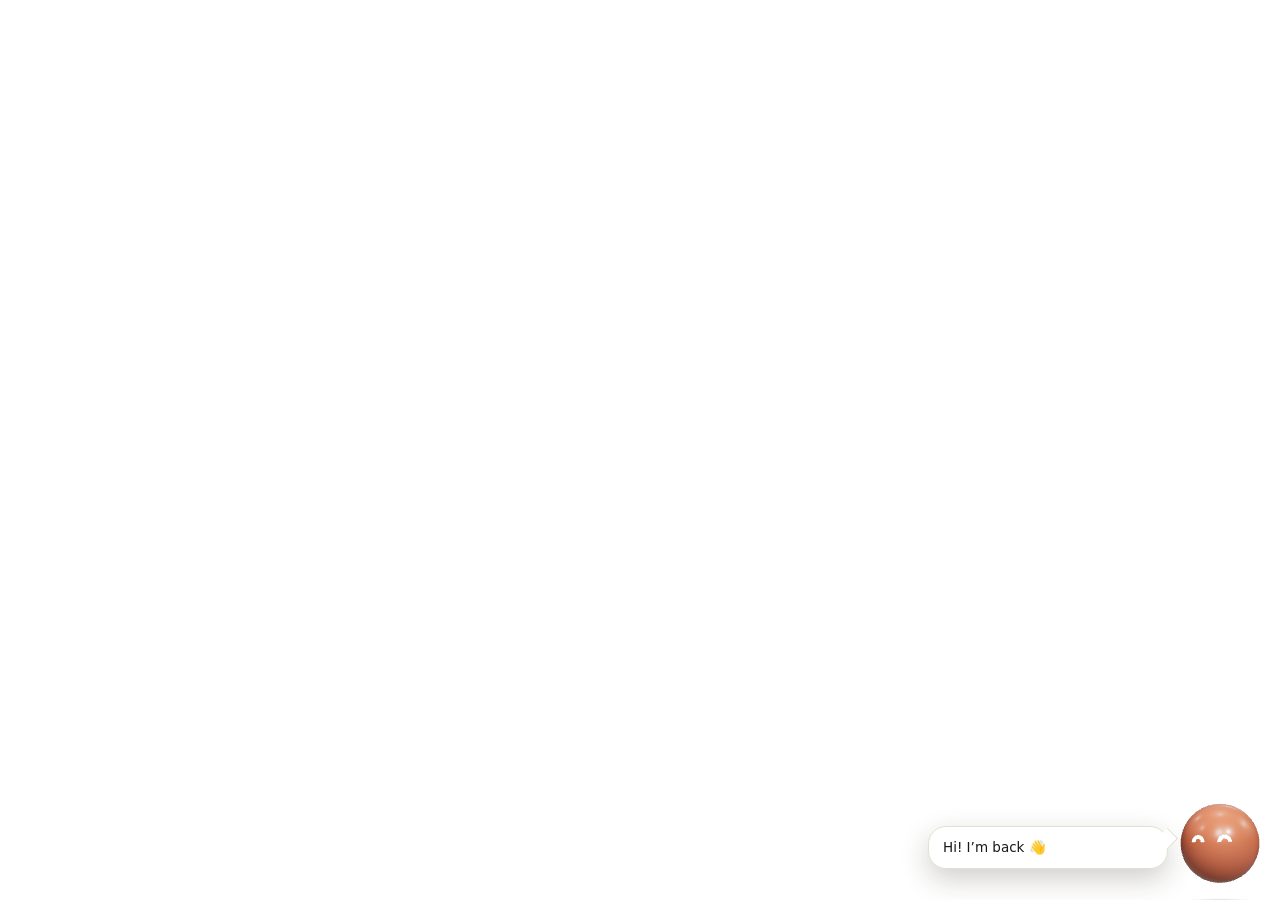
<file: ui/index.html>
<!doctype html>
<html lang="en">
<head>
<meta charset="utf-8">
<meta http-equiv="Content-Security-Policy" content="default-src 'self'; connect-src http://localhost:11434 http://127.0.0.1:11434; img-src 'self' data: https:; style-src 'self' 'unsafe-inline'; script-src 'self'">
<title>The Stupid Buddy</title>
<link rel="stylesheet" href="style.css">
</head>
<!-- The Stupid Buddy: the ball on your desktop (closed) and the team panel (open). Logic: ai.js (the local AI),
     team.js (Buddy and the helpers), app.js (this window), agents.js (your own agents and what you taught Buddy). -->
<body class="closed">
  <button id="ball" class="ball big" aria-label="Open Buddy"><i></i><i></i><span id="ballDot"></span></button>
  <div id="bubble" class="bubble" role="status" aria-live="polite"></div>

  <main id="panel">
    <header class="head">
      <span id="headBall" class="ball"><i></i><i></i></span>
      <div class="who"><div class="name serif">Buddy</div><div id="status" class="status">Waking up…</div></div>
      <button id="agentsBtn" class="chip">Agents</button>
      <button id="newBtn" class="chip">New chat</button>
      <button id="setBtn" class="icon" aria-label="Settings"><svg viewBox="0 0 24 24"><circle cx="12" cy="12" r="3"/><path d="M12 3v3M12 18v3M3 12h3M18 12h3M5.6 5.6l2.1 2.1M16.3 16.3l2.1 2.1M5.6 18.4l2.1-2.1M16.3 7.7l2.1-2.1"/></svg></button>
      <button id="closeBtn" class="icon" aria-label="Close"><svg viewBox="0 0 24 24"><path d="M6 6l12 12M18 6L6 18"/></svg></button>
    </header>

    <section id="log"></section>

    <section id="agents" class="hidden"></section>

    <section id="settings" class="hidden">
      <h2 class="serif">Settings</h2>
      <div class="group">
        <div class="label">Make Buddy yours</div>
        <div id="lookBox"></div>
      </div>
      <div class="group">
        <div class="label">Where Buddy’s brain runs</div>
        <div id="providers"></div>
        <div id="keyBox" class="hidden">
          <div class="keyrow"><input id="keyInput" type="password" placeholder="Paste your free key" spellcheck="false" autocomplete="off"><button id="keySave" class="chip">Save</button></div>
          <button id="keyGet" class="link left">Get a free key →</button>
        </div>
        <div id="ollamaState" class="note"></div>
      </div>
      <div id="voiceBox" class="group hidden">
        <div class="label">Talking to Buddy</div>
        <label class="row check"><input id="speakAnswers" type="checkbox"><span class="grow">Read answers aloud when I talk</span></label>
        <div id="voiceNote" class="note"></div>
      </div>
      <div class="group">
        <div class="label">Which model each one uses</div>
        <div id="models"></div>
      </div>
      <div class="group">
        <div class="label">Folders your helpers may use</div>
        <div id="roots" class="note"></div>
        <button id="addRoot" class="chip">Allow another folder…</button>
      </div>
      <div class="group">
        <div class="label">Chatter</div>
        <label class="toggle"><input id="chatterBox" type="checkbox"> Buddy says something fun now and then</label>
        <label class="toggle"><input id="aloudBox" type="checkbox"> Say it out loud</label>
        <label class="toggle">How often <select id="everySel"><option value="often">Every few minutes</option><option value="sometimes">Now and then</option><option value="rarely">Once in a while</option></select></label>
      </div>
      <div class="group">
        <div class="label">The team</div>
        <div id="teamList"></div>
      </div>
      <button id="setDone" class="primary">Done</button>
      <button id="updateBtn" class="link hidden">Check for updates</button>
      <div id="updateNote" class="note hidden"></div>
      <button id="quitBtn" class="link">Quit The Stupid Buddy</button>
    </section>

    <div id="chips"></div>
    <form id="ask">
      <textarea id="input" rows="1" placeholder="What should we do?" autofocus></textarea>
      <button id="mic" class="send mic hidden" type="button" aria-label="Talk"><svg viewBox="0 0 24 24"><rect x="9" y="3" width="6" height="11" rx="3"/><path d="M5.5 11a6.5 6.5 0 0 0 13 0M12 17.5V21"/></svg></button>
      <button id="send" class="send" type="submit" aria-label="Send"><svg viewBox="0 0 24 24"><path d="M5 12h13M12.5 6l6 6-6 6"/></svg></button>
    </form>
  </main>

<script src="ai.js"></script>
<script src="team.js"></script>
<script src="look.js"></script>
<script src="ball3d.js"></script>
<script src="app.js"></script>
<script src="agents.js"></script>
<script src="speech.js"></script>
<script type="module" src="buddy3d.js"></script>
</body>
</html>
</file>
<file: ui/style.css>
/* The Stupid Buddy: the same cream, clay and serif as The Stupid Browser and The Stupid Mail. */
@font-face { font-family: 'Newsreader'; src: url('fonts/Newsreader.ttf') format('truetype'); font-weight: 200 800; font-display: swap; }
:root {
  --bg: #FAF9F5; --surface: #FFFFFF; --surface-2: #F5F1E8; --hover: #ECE7DA; --line: #E3DFD3;
  --text: #191919; --text-2: #3D3929; --muted: #7A766A; --accent: #D97757; --accent-soft: rgba(217,119,87,.14);
  --serif: 'Newsreader', Georgia, serif; --sans: -apple-system, system-ui, sans-serif;
  --ease: cubic-bezier(.2,.8,.2,1);
  color-scheme: light;
}
@media (prefers-color-scheme: dark) {
  :root { --bg: #1F1E1D; --surface: #2B2A27; --surface-2: #33322E; --hover: #3B3A35; --line: #3A3934; --text: #ECE9E1; --text-2: #D6D2C6; --muted: #9C978B; color-scheme: dark; }
}
* { box-sizing: border-box; }
html, body { margin: 0; height: 100%; overflow: hidden; background: transparent; color: var(--text); font: 14.5px/1.45 var(--sans); -webkit-font-smoothing: antialiased; user-select: none; }
button { font: inherit; color: inherit; border: 0; background: none; padding: 0; cursor: default; }
textarea, input { font: inherit; color: var(--text); user-select: text; }
.hidden { display: none !important; }
.serif { font-family: var(--serif); }
svg { width: 18px; height: 18px; fill: none; stroke: currentColor; stroke-width: 1.8; stroke-linecap: round; stroke-linejoin: round; flex: none; }

/* ---------------- Buddy's ball ---------------- */
.ball { position: relative; display: inline-block; width: 40px; height: 40px; border-radius: 50%; flex: none;
  background: radial-gradient(circle at 35% 30%, color-mix(in srgb, var(--c, var(--accent)) 62%, #fff), var(--c, var(--accent)) 70%); box-shadow: inset 0 -3px 6px rgba(0,0,0,.14); }
.ball i { position: absolute; top: 31%; width: 15%; height: 27%; border-radius: 999px; background: #fff; transition: transform .12s; }
.ball i:nth-of-type(1) { left: 29%; } .ball i:nth-of-type(2) { right: 29%; }
/* Buddy's look (look.js): eyes, mouth and hat */
.ball.eyes-round i { top: 30%; width: 22%; height: 24%; background: radial-gradient(circle at 50% 62%, #2B2420 0 34%, #fff 37%); }
.ball.eyes-round i:nth-of-type(1) { left: 24%; } .ball.eyes-round i:nth-of-type(2) { right: 24%; }
.ball.eyes-sleepy i { top: 40%; height: 9%; width: 17%; }
.ball.eyes-wide i { top: 25%; width: 18%; height: 34%; }
.ball.eyes-happy i { top: 36%; width: 19%; height: 12%; border-radius: 999px 999px 0 0; }
.ball .mouth { position: absolute; left: 50%; top: 66%; translate: -50% 0; text-decoration: none; }
.ball .mouth.smile { width: 22%; height: 10%; border-radius: 0 0 999px 999px; background: rgba(43,28,20,.55); }
.ball .mouth.grin { width: 32%; height: 12%; border-radius: 0 0 999px 999px; background: #fff; box-shadow: 0 0 0 1.5px rgba(43,28,20,.35); }
.ball .mouth.open { width: 13%; height: 13%; border-radius: 50%; background: rgba(43,28,20,.6); top: 63%; }
.ball .hat { position: absolute; left: 50%; top: -30%; translate: -50% 0; font-size: 17px; line-height: 1; text-decoration: none; pointer-events: none; }
.float-ball .hat, .look-preview .hat { font-size: 36px; top: -26px; }
#ball .hat { font-size: 30px; top: -19px; }
#ball.has-hat { top: 33px; }
/* The Eye: The Stupid Company's logo. A ring in Buddy's colour, the first <i> is the pupil (so it still blinks), and a small dark dot. */
.ball.shape-eye { background: radial-gradient(circle closest-side, transparent 0 64%, var(--c) 66% 98%, transparent 100%); box-shadow: none; }
.ball.shape-eye i:nth-of-type(1) { left: 35.5%; top: 35.5%; width: 29%; height: 29%; border-radius: 50%; background: var(--c); }
.ball.shape-eye i:nth-of-type(2) { left: 71%; right: auto; top: 5%; width: 24%; height: 24%; border-radius: 50%; background: #3B3426; transform: none !important; animation: none !important; }
#ball.shape-eye, .float-ball.shape-eye, .look-preview.shape-eye { box-shadow: none; filter: drop-shadow(0 6px 10px rgba(80,40,20,.25)); }
.ball.blink i { transform: scaleY(.15); }
.ball.happy i { transform: scaleY(.55) translateY(-30%); }
.ball.sleepy i { transform: scaleY(.18); }
.ball.think i { animation: look 1.4s ease-in-out infinite; }
.ball.work { animation: bob .5s ease-in-out infinite alternate; }
@keyframes look { 0%, 100% { translate: 0; } 30% { translate: -2px 0; } 70% { translate: 2px 0; } }
@keyframes bob { to { transform: translateY(-3px); } }

/* closed: only the ball, floating on the desktop */
#ball { display: none; position: absolute; left: 24px; top: 24px; width: 72px; height: 72px; box-shadow: inset 0 -5px 10px rgba(0,0,0,.16), 0 8px 18px rgba(80,40,20,.28); cursor: grab; transition: transform .2s var(--ease); }
#ball:hover { transform: scale(1.06); }
#ball.held { cursor: grabbing; transform: scale(1.1); }
#ball.squash { animation: squash .26s var(--ease); }
/* The 3D Buddy fills its whole window, so it mustn't grow, squash or rotate as a picture (its edges would be cut off):
   it reacts inside the picture instead (ball3d.js: surprised eyes when held, its own squash and spin). */
#ball.b3d:hover, #ball.b3d.held { transform: none; }
#ball.b3d.squash { animation: none; }
@keyframes squash { 30% { transform: scale(1.18, .8); } 65% { transform: scale(.94, 1.06); } }
body.closed #ball { display: block; }
body.closed #panel { display: none; }
#ballDot { position: absolute; right: 2px; top: 2px; width: 16px; height: 16px; border-radius: 50%; background: #3B3426; border: 2.5px solid var(--bg); display: none; }
body.busy #ballDot, body.agent-busy #ballDot { display: block; animation: pulse 1s ease-in-out infinite; }
body.unread #ballDot { display: block; background: var(--accent); }   /* an agent left something for you */
@keyframes pulse { 50% { opacity: .35; } }

/* ---------------- the panel ---------------- */
#panel { position: absolute; inset: 0; display: flex; flex-direction: column; background: var(--bg); border-radius: 22px; overflow: hidden; border: 1px solid var(--line);
  box-shadow: 0 20px 50px rgba(40,30,20,.25); }   /* opening and closing: see the end of this file */
.head { display: flex; align-items: center; gap: 11px; padding: 14px 10px 12px 16px; border-bottom: 1px solid var(--line); -webkit-app-region: drag; }
.head button { -webkit-app-region: no-drag; }
.who { flex: 1; min-width: 0; }
.name { font-size: 21px; line-height: 1.1; }
.status { color: var(--muted); font-size: 12.5px; white-space: nowrap; overflow: hidden; text-overflow: ellipsis; }
.icon { width: 34px; height: 34px; border-radius: 50%; display: grid; place-items: center; color: var(--text-2); }
.icon:hover { background: var(--hover); }
.chip { height: 30px; padding: 0 12px; border-radius: 15px; border: 1px solid var(--line); background: var(--surface); color: var(--text-2); font-size: 13px; white-space: nowrap; }
.chip:hover { background: var(--hover); }

/* conversation */
#log { flex: 1; overflow-y: auto; padding: 16px 14px 8px; display: flex; flex-direction: column; gap: 10px; user-select: text; }
.msg { max-width: 88%; padding: 10px 14px; border-radius: 18px; line-height: 1.45; word-wrap: break-word; animation: pop .2s var(--ease); }
.msg.me { align-self: flex-end; background: var(--accent); color: #fff; border-bottom-right-radius: 6px; }
.msg.bot { align-self: flex-start; background: var(--surface-2); border-bottom-left-radius: 6px; }
.msg.bot p { margin: 0 0 8px; } .msg.bot p:last-child { margin: 0; }
.msg.bot ul, .msg.bot ol { margin: 4px 0 8px; padding-left: 20px; }
.msg.bot code { font-size: 12.5px; background: var(--hover); padding: 1px 5px; border-radius: 5px; }
.msg.bot.typing::after { content: '•••'; color: var(--muted); letter-spacing: 2px; }
@keyframes pop { from { transform: scale(.97); opacity: 0; } }

/* the team at work */
.work { align-self: stretch; display: flex; flex-direction: column; gap: 6px; }
.job { display: flex; gap: 10px; padding: 10px 12px; border-radius: 16px; background: var(--surface); border: 1px solid var(--line); animation: pop .2s var(--ease); }
.job .ball { width: 26px; height: 26px; margin-top: 1px; }
.job .body { flex: 1; min-width: 0; }
.job .title { font-weight: 600; font-size: 13.5px; }
.job .task { color: var(--text-2); font-size: 13px; }
.job .steps { margin-top: 5px; display: flex; flex-direction: column; gap: 2px; }
.job .step { color: var(--muted); font-size: 12.5px; white-space: nowrap; overflow: hidden; text-overflow: ellipsis; }
.job .step.err { color: var(--accent); }
.job.done .title::after { content: ' ✓'; color: #6F9161; }
.note { color: var(--muted); font-size: 12.5px; text-align: center; align-self: center; padding: 2px 8px; }
.note button { color: var(--accent); font-weight: 600; margin-left: 6px; }

/* asking */
#chips { display: flex; gap: 6px; flex-wrap: wrap; padding: 0 14px 8px; }
#chips:empty { display: none; }
#ask { display: flex; align-items: flex-end; gap: 8px; padding: 10px 12px 12px; border-top: 1px solid var(--line); background: var(--bg); }
#input { flex: 1; min-height: 42px; max-height: 140px; resize: none; border-radius: 21px; border: 1px solid var(--line); background: var(--surface); padding: 10px 16px; outline: 0; line-height: 1.4; }
#input:focus { border-color: var(--accent); }
.send { width: 42px; height: 42px; border-radius: 50%; background: var(--accent); color: #fff; display: grid; place-items: center; flex: none; }
.send svg { width: 19px; height: 19px; stroke-width: 2.2; }
.send.stop { background: var(--text); }
/* The mic (Linux): glows with your voice while Buddy listens. */
.send.mic { background: var(--surface); color: var(--accent); border: 1px solid var(--line); }
body.listening .send.mic { background: var(--accent); color: #fff; border-color: var(--accent); box-shadow: 0 0 0 calc(3px + var(--level, 0) * 9px) color-mix(in srgb, var(--accent) 28%, transparent); transition: box-shadow .1s; }
.row.check { cursor: pointer; border-bottom: 0; }
.row.check input { accent-color: var(--accent); width: 16px; height: 16px; margin: 0; }

/* settings */
#settings { flex: 1; overflow-y: auto; padding: 16px 18px 20px; user-select: text; }
#settings h2 { font-size: 26px; font-weight: 400; margin: 0 0 10px; }
.group { margin: 16px 0; }
.label { font-size: 11.5px; letter-spacing: .07em; text-transform: uppercase; color: var(--muted); margin-bottom: 8px; }
#settings .note { text-align: left; align-self: auto; padding: 0 0 8px; }
.row { display: flex; align-items: center; gap: 10px; padding: 8px 0; border-bottom: 1px solid var(--line); }
.row .ball { width: 24px; height: 24px; }
.row .grow { flex: 1; min-width: 0; }
.row small { display: block; color: var(--muted); font-size: 12px; }
.row.away .ball { opacity: .45; filter: grayscale(.6); }
select { font: inherit; color: var(--text); background: var(--surface); border: 1px solid var(--line); border-radius: 10px; padding: 5px 8px; max-width: 170px; }
.primary { width: 100%; height: 44px; border-radius: 22px; background: var(--accent); color: #fff; font-weight: 600; margin-top: 10px; }
.link { display: block; margin: 14px auto 0; color: var(--muted); font-size: 13px; }

/* provider choice */
.prov { display: flex; align-items: center; gap: 10px; width: 100%; padding: 9px 10px; border-radius: 12px; text-align: left; }
.prov:hover { background: var(--hover); }
.prov .dot { width: 18px; height: 18px; border-radius: 50%; border: 2px solid var(--line); flex: none; }
.prov.on .dot { border: 5px solid var(--accent); }
.prov small { display: block; color: var(--muted); font-size: 12px; }
.keyrow { display: flex; gap: 8px; margin: 8px 0 4px; }
.keyrow input { flex: 1; min-width: 0; height: 34px; border-radius: 10px; border: 1px solid var(--line); background: var(--surface); padding: 0 10px; outline: 0; }
.keyrow input:focus { border-color: var(--accent); }
.link.left { margin: 4px 0 0; color: var(--accent); font-weight: 600; }

/* ---------------- on the phone: the panel is the whole app ---------------- */
html.android, html.android body { background: var(--bg); user-select: none; -webkit-tap-highlight-color: transparent; }
html.android #panel { inset: 0; border: 0; border-radius: 0; box-shadow: none; animation: none; }
html.android #closeBtn, html.android #quitBtn, html.android #ball { display: none !important; }
html.android .head { padding: 12px 8px 10px 14px; }
html.android #headBall { width: 44px; height: 44px; touch-action: none; }
html.android #input { font-size: 16px; }
html.android .chip { height: 34px; font-size: 14px; }
.float-ball { position: fixed; left: 0; top: 0; width: 72px; height: 72px; z-index: 100; touch-action: none; box-shadow: inset 0 -5px 10px rgba(0,0,0,.16), 0 10px 22px rgba(80,40,20,.3); }
.float-ball.squash { animation: squash-scale .26s var(--ease); }
@keyframes squash-scale { 30% { scale: 1.18 .8; } 65% { scale: .94 1.06; } }

/* ---------------- Make Buddy yours (Settings) ---------------- */
.look-top { display: flex; align-items: center; gap: 18px; padding: 18px 0 6px; }
.look-preview { width: 72px; height: 72px; box-shadow: inset 0 -5px 10px rgba(0,0,0,.16), 0 8px 18px rgba(80,40,20,.2); }
.look-fields { flex: 1; min-width: 0; display: flex; flex-direction: column; gap: 8px; }
.look-field small, .look-row > small { display: block; font-size: 12px; color: var(--muted); margin-bottom: 3px; }
.look-field input { width: 100%; height: 32px; border-radius: 10px; border: 1px solid var(--line); background: var(--surface); padding: 0 10px; outline: 0; box-sizing: border-box; }
.look-field input:focus, .look-custom:focus { border-color: var(--accent); }
.look-row { padding: 8px 0; }
.look-chips { display: flex; flex-wrap: wrap; gap: 6px; }
.look-chip { width: 34px; height: 34px; border-radius: 10px; border: 1px solid var(--line); background: var(--surface); font-size: 17px; line-height: 1; }
.look-chip:hover { background: var(--hover); }
.look-chip.on, .look-swatch.on { box-shadow: 0 0 0 2px var(--bg), 0 0 0 4px var(--accent); }
.look-swatch { width: 26px; height: 26px; border-radius: 50%; border: 1px solid rgba(0,0,0,.12); padding: 0; }
.look-swatch.any { appearance: none; -webkit-appearance: none; background: conic-gradient(#E0607E, #E9A23B, #3FB98A, #4F8DE0, #8A5CD6, #E0607E); overflow: hidden; cursor: default; }
.look-swatch.any::-webkit-color-swatch-wrapper { padding: 0; } .look-swatch.any::-webkit-color-swatch { border: 0; opacity: 0; }
#settings .chip.on { border-color: var(--accent); background: var(--accent-soft); color: var(--text); }
.look-custom { width: 100%; box-sizing: border-box; margin-top: 4px; border-radius: 12px; border: 1px solid var(--line); background: var(--surface); padding: 8px 10px; outline: 0; resize: none; font-size: 13px; }

/* The 3D Buddy (ball3d.js): the canvas takes the place of the flat ball */
.ball.b3d, .ball.b3d.shape-eye { background: none !important; box-shadow: none !important; filter: none !important; }
.ball.b3d > i, .ball.b3d > .mouth, .ball.b3d.b3d-hat > .hat { display: none !important; }
.ball.b3d > canvas { position: absolute; inset: 0; width: 100% !important; height: 100% !important; display: block; pointer-events: none; }
#ball.b3d, #ball.b3d.has-hat { left: 0; top: 0; width: 120px; height: 120px; }
#ball.b3d .hat { top: 22px; font-size: 28px; }   /* an emoji hat on the 3D Buddy: inside the window, on his head */
.look-preview.b3d { width: 96px; height: 96px; margin: -12px; }

/* Opening and closing (app.js): the panel grows out of the ball and shrinks back into it */
#panel { will-change: transform, opacity; transform-origin: var(--ox, calc(100% - 60px)) var(--oy, calc(100% - 60px)); transition: transform .26s cubic-bezier(.2, .9, .25, 1), opacity .18s ease; }
body.opening #panel, body.closing #panel { transform: scale(.16); opacity: 0; }
body.opening #panel { transition: none; }
body.closing #panel { transition: transform .21s cubic-bezier(.5, 0, .75, .4), opacity .2s ease .03s; }
body.closed #ball { animation: ballIn .24s cubic-bezier(.2, .9, .25, 1.25); }
@keyframes ballIn { from { transform: scale(.55); opacity: .4; } }
@media (prefers-reduced-motion: reduce) { #panel, body.closing #panel { transition: opacity .15s ease; } body.opening #panel, body.closing #panel { transform: none; } body.closed #ball { animation: none; } }
html.android #panel { transition: none; transform: none; }

/* ---------------- your agents (agents.js) ---------------- */
#agents { flex: 1; overflow-y: auto; padding: 16px 18px 20px; user-select: text; display: flex; flex-direction: column; gap: 10px; }
#agents h2 { font-size: 26px; font-weight: 400; margin: 0; }
#agents .intro { color: var(--text-2); font-size: 13.5px; line-height: 1.45; margin: 0; }
#agents .empty { color: var(--muted); font-size: 13px; padding: 14px; border: 1px dashed var(--line); border-radius: 16px; text-align: center; }
#agents .note { align-self: stretch; }
#agents .note.left, #agents .group .note { text-align: left; padding: 0 0 8px; }
#agents .group { margin: 8px 0 0; }
#agents .primary { margin-top: 2px; }
.agent { padding: 12px; border-radius: 16px; background: var(--surface); border: 1px solid var(--line); display: flex; flex-direction: column; gap: 8px; animation: pop .2s var(--ease); }
.agent.off { opacity: .65; }
.agent-head { display: flex; align-items: center; gap: 10px; }
.agent-head .ball { width: 30px; height: 30px; }
.agent .title { font-weight: 600; font-size: 14px; }
.agent small { display: block; color: var(--muted); font-size: 12.5px; }
.agent-meta { color: var(--text-2); font-size: 12.5px; }
.agent-run { border-radius: 12px; background: var(--surface-2); padding: 8px 10px; font-size: 13px; }
.agent-run-head { color: var(--muted); font-size: 12px; margin-bottom: 4px; }
.agent-run.failed .agent-run-head { color: var(--accent); }
.agent-run.running .agent-run-head::after { content: ' •••'; letter-spacing: 2px; }
.agent-answer { max-height: 160px; overflow-y: auto; line-height: 1.45; }
.agent-answer p { margin: 0 0 6px; } .agent-answer p:last-child { margin: 0; }
.agent-answer ul, .agent-answer ol { margin: 2px 0 6px; padding-left: 18px; }
.agent-acts { display: flex; gap: 6px; flex-wrap: wrap; }
.chip:disabled { opacity: .5; }
.chip.danger { color: var(--accent); }
.chip.teach { margin-top: 8px; color: #4F78B5; border-color: color-mix(in srgb, #4F78B5 40%, var(--line)); }
.agent-form { display: flex; flex-direction: column; gap: 12px; }
.field { display: flex; flex-direction: column; gap: 6px; }
.field .label { margin: 0; }
.field input, .field textarea { font: inherit; color: var(--text); background: var(--surface); border: 1px solid var(--line); border-radius: 12px; padding: 9px 12px; outline: 0; resize: vertical; line-height: 1.4; }
.field input:focus, .field textarea:focus, .field select:focus { border-color: var(--accent); }
.field select { max-width: none; }
.when { display: flex; gap: 8px; }
.when select { flex: 1; }
.when input { width: 110px; }
.swatches { display: flex; gap: 8px; flex-wrap: wrap; }
.swatch { width: 26px; height: 26px; border-radius: 50%; box-shadow: inset 0 -3px 6px rgba(0,0,0,.15); }
.swatch.on { box-shadow: 0 0 0 2px var(--bg), 0 0 0 4px var(--text-2); }

/* ---------------- Buddy says something (speech.js) ---------------- */
#bubble { display: none; position: absolute; z-index: 5; padding: 11px 14px; border-radius: 18px; background: var(--surface); color: var(--text); border: 1px solid var(--line);
  box-shadow: 0 10px 28px rgba(40,30,20,.22); font-size: 13.5px; line-height: 1.4; }
body.speaking.closed #bubble:not(:empty) { display: block; }
#bubble.pop { animation: bubbleIn .22s cubic-bezier(.2, .9, .25, 1.3); }
@keyframes bubbleIn { from { transform: scale(.85); opacity: 0; } }
#bubble.tail-right { transform-origin: right center; } #bubble.tail-left { transform-origin: left center; }
#bubble::after { content: ''; position: absolute; top: var(--ty, 46px); width: 14px; height: 14px; background: inherit; border: inherit; border-width: 0 0 1px 1px; }
#bubble.tail-right::after { right: -8px; transform: rotate(-135deg); }
#bubble.tail-left::after { left: -8px; transform: rotate(45deg); }
#bubble.low::after { top: auto; bottom: 22px; }
#bubble.low.tail-right { transform-origin: right calc(100% - 29px); } #bubble.low.tail-left { transform-origin: left calc(100% - 29px); }
#bubble.tail-right:not(.low) { transform-origin: right var(--ty, 46px); } #bubble.tail-left:not(.low) { transform-origin: left var(--ty, 46px); }
.bubble-acts { display: flex; gap: 6px; margin-top: 9px; flex-wrap: wrap; }
.bubble-acts .chip { height: 28px; font-size: 12.5px; }
.chip.primary-chip { background: var(--accent); color: #fff; border-color: var(--accent); }
body.speaking #ball { translate: var(--bx, 0) var(--by, 0); }
body.switching #ball, body.switching #bubble { visibility: hidden; }
/* Hello when Buddy starts: a bigger pop than ballIn */
body.hello.closed #ball { animation: hello .7s cubic-bezier(.2, .9, .25, 1.35); }
@keyframes hello { 0% { transform: scale(.2) rotate(-25deg); opacity: 0; } 60% { transform: scale(1.12) rotate(6deg); opacity: 1; } 100% { transform: none; } }
@media (prefers-reduced-motion: reduce) { #bubble.pop, body.hello.closed #ball { animation: none; } }
.toggle { display: flex; align-items: center; gap: 8px; font-size: 13.5px; color: var(--text-2); }
.toggle input { width: 16px; height: 16px; accent-color: var(--accent); }
#agents .always { margin: 4px 0 12px; padding: 10px 12px; border-radius: 12px; background: var(--surface-2); }
#agents .always.warn { background: var(--accent-soft); color: var(--text); }   /* scheduled agents, but Buddy doesn't start by himself */

/* ---------------- Retro 90s (Settings → Era) and pixel art (Settings → Pixel art) ---------------- */
/* Our own take on an old desktop: grey bevelled buttons, a navy title bar, square corners and a pale yellow balloon. */
body.retro {
  --bg: #D4D0C8; --surface: #FFFFFF; --surface-2: #E9E6DF; --hover: #C9C5BC; --line: #808080;
  --text: #000; --text-2: #1A1A1A; --muted: #4A4A4A; --accent: #000080; --accent-soft: rgba(0,0,128,.12);
  --sans: Tahoma, Verdana, 'Segoe UI', sans-serif; --serif: Tahoma, Verdana, sans-serif;
  color-scheme: light; font-size: 13px;
}
body.retro #panel { border-radius: 0; border: 2px solid; border-color: #fff #404040 #404040 #fff; box-shadow: 1px 1px 0 #000; }
body.retro .head { background: linear-gradient(90deg, #000080, #1084D0); color: #fff; border-bottom: 0; padding-top: 8px; padding-bottom: 8px; }
body.retro .head * { color: #fff; }
body.retro .head .ball { box-shadow: none; }
body.retro .msg { border-radius: 0; animation: none; }
body.retro .msg.bot { background: #fff; border: 1px solid #808080; }
body.retro .msg.me { background: #000080; color: #fff; }
body.retro .chip, body.retro .note button, body.retro button.primary, body.retro .bubble-acts .chip {
  border-radius: 0; background: #D4D0C8; color: #000; border: 2px solid; border-color: #fff #404040 #404040 #fff; box-shadow: 1px 1px 0 #000; font-weight: 400;
}
body.retro .chip:active, body.retro .bubble-acts .chip:active { border-color: #404040 #fff #fff #404040; }
body.retro .chip.on, body.retro .chip.primary-chip { font-weight: 700; }
body.retro textarea, body.retro input:not([type=checkbox]):not([type=color]) { border-radius: 0 !important; background: #fff; border: 2px solid; border-color: #404040 #fff #fff #404040; }
body.retro #bubble { background: #FFFFE1; color: #000; border: 1px solid #000; border-radius: 4px; box-shadow: 2px 2px 0 rgba(0,0,0,.4); font: 12.5px/1.4 Tahoma, Verdana, sans-serif; }
body.retro #bubble.pop { animation: none; }   /* 90s balloons just appear */
/* Pixel art: an emoji hat drawn on a 16×16 grid (look.js), blown up without smoothing. */
.ball .hat.pix { width: 1em; height: 1em; background: center / contain no-repeat; image-rendering: pixelated; }

/* ---------------- the agents board and each agent's page (agents.js) ---------------- */
#agents .board { display: grid; grid-template-columns: 1fr 1fr; gap: 8px; }
#agents .tile { display: flex; flex-direction: column; align-items: flex-start; gap: 3px; padding: 12px; border-radius: 16px; background: var(--surface); border: 1px solid var(--line); text-align: left; cursor: pointer; animation: pop .2s var(--ease); transition: transform .15s var(--ease), border-color .15s; }
#agents .tile:hover { transform: translateY(-1px); border-color: color-mix(in srgb, var(--accent) 40%, var(--line)); }
#agents .tile .ball { width: 30px; height: 30px; margin-bottom: 4px; }
#agents .tile .ball.thinking { animation: pulse 1s ease-in-out infinite; }
#agents .tile-name { font-weight: 600; font-size: 13.5px; display: flex; align-items: center; gap: 6px; }
#agents .tile-dot { width: 7px; height: 7px; border-radius: 50%; background: var(--accent); }
#agents .tile-job { color: var(--muted); font-size: 12px; line-height: 1.35; display: -webkit-box; -webkit-line-clamp: 2; -webkit-box-orient: vertical; overflow: hidden; }
#agents .tile-status { margin-top: 4px; font-size: 11.5px; padding: 2px 8px; border-radius: 999px; background: var(--surface-2); color: var(--text-2); }
#agents .tile.working .tile-status, #agents .pill-status.working { background: var(--accent-soft); color: var(--accent); }
#agents .tile.paused { opacity: .65; }
#agents .tile.failed .tile-status, #agents .pill-status.failed { background: var(--accent); color: #fff; }
#agents .templates { display: flex; flex-direction: column; gap: 6px; }
#agents .template { display: flex; align-items: center; gap: 10px; padding: 9px 12px; border-radius: 14px; border: 1px dashed var(--line); text-align: left; cursor: pointer; }
#agents .template:hover { background: var(--surface); border-style: solid; }
#agents .template-icon { font-size: 20px; }
#agents .template-text b { display: block; font-size: 13px; }
#agents .template-text small { color: var(--muted); font-size: 12px; }
#agents .agent-top { display: flex; }
#agents .chip.back { padding: 0 10px; }
#agents .agent-head.big { display: flex; align-items: center; gap: 12px; }
#agents .agent-head.big .ball { width: 40px; height: 40px; }
#agents .agent-head.big .title { font-family: var(--serif); font-size: 22px; font-weight: 400; }
#agents .agent-head.big small { color: var(--muted); font-size: 12.5px; }
#agents .pill-status { font-size: 11.5px; padding: 3px 9px; border-radius: 999px; background: var(--surface-2); color: var(--text-2); white-space: nowrap; }
#agents .live { border-radius: 14px; padding: 10px 12px; background: var(--accent-soft); }
#agents .live-head { font-size: 12px; font-weight: 600; color: var(--accent); margin-bottom: 4px; }
#agents .live-head::after { content: ' •••'; letter-spacing: 2px; animation: pulse 1s ease-in-out infinite; }
#agents .live-step { font-size: 12.5px; line-height: 1.4; color: var(--text-2); padding: 2px 0; animation: pop .2s var(--ease); }
#agents .live-step b { color: var(--text); font-weight: 600; }
#agents .live-step.err { color: var(--accent); }
#agents .agent-talk { display: flex; flex-direction: column; gap: 8px; }
#agents .agent-talk .msg { max-width: 92%; }
#agents .agent-talk .msg.failed { border: 1px solid var(--accent); }
#agents .msg-when { font-size: 11px; color: var(--muted); margin-bottom: 3px; }
#agents .agent-say { position: sticky; bottom: -20px; display: flex; gap: 6px; padding: 10px 0 2px; background: var(--bg); }
#agents .agent-say input { flex: 1; min-width: 0; height: 36px; padding: 0 12px; border-radius: 18px; border: 1px solid var(--line); background: var(--surface); }
#agents .agent-say .say-send { background: var(--accent); color: #fff; border-color: var(--accent); }
#agents > * { flex-shrink: 0; }   /* a long list scrolls instead of squeezing the buttons */
#agents .agent-say { width: 100%; }
#agents .agent-say .say-send { flex: none; height: 36px; padding: 0 16px; }

/* ---------------- slim scrollbars, light and dark (no white Windows bar with arrows) ---------------- */
::-webkit-scrollbar { width: 10px; height: 10px; background: transparent; }
::-webkit-scrollbar-track, ::-webkit-scrollbar-corner { background: transparent; }
::-webkit-scrollbar-thumb { background: color-mix(in srgb, var(--text) 22%, transparent) padding-box; border: 3px solid transparent; border-radius: 10px; min-height: 36px; }
::-webkit-scrollbar-thumb:hover { background-color: color-mix(in srgb, var(--text) 38%, transparent); }
::-webkit-scrollbar-button { display: none; width: 0; height: 0; }

/* ---------------- agents, cleaner: a big plain title, grouped lists, a real switch ---------------- */
#agents { gap: 14px; font-family: -apple-system, 'Segoe UI Variable Text', 'Segoe UI', system-ui, sans-serif; }
#agents h2.large { font: 700 28px/1.1 -apple-system, 'Segoe UI Variable Display', 'Segoe UI', system-ui, sans-serif; letter-spacing: -.02em; margin: 2px 0 0; }
#agents .intro { color: var(--muted); font-size: 13px; }
#agents .group > .label { font-size: 12px; font-weight: 600; text-transform: none; letter-spacing: 0; color: var(--muted); margin: 0 0 6px 4px; }
/* Always on: one grouped row with a switch on the right */
#agents .always { display: flex; align-items: center; gap: 12px; margin: 0; padding: 12px 14px; border-radius: 14px; background: var(--surface); border: 0; box-shadow: 0 1px 0 color-mix(in srgb, var(--text) 6%, transparent); cursor: pointer; }
#agents .always.warn { background: var(--surface); box-shadow: inset 0 0 0 1.5px var(--accent-soft); }
#agents .always-text { flex: 1; display: flex; flex-direction: column; gap: 1px; }
#agents .always-text b { font-size: 14px; font-weight: 600; color: var(--text); }
#agents .always-text small { font-size: 12px; color: var(--muted); }
.switch { appearance: none; -webkit-appearance: none; flex: none; width: 42px; height: 26px; border-radius: 13px; margin: 0; background: color-mix(in srgb, var(--text) 18%, transparent); position: relative; cursor: pointer; transition: background .2s var(--ease); }
.switch::after { content: ''; position: absolute; top: 2px; left: 2px; width: 22px; height: 22px; border-radius: 50%; background: #fff; box-shadow: 0 2px 4px rgba(0,0,0,.25); transition: transform .2s var(--ease); }
.switch:checked { background: #34C759; }
.switch:checked::after { transform: translateX(16px); }
.switch:focus-visible { outline: 2px solid var(--accent); outline-offset: 2px; }
/* The board: soft cards, no borders */
#agents .board { gap: 10px; }
#agents .tile { border: 0; border-radius: 18px; padding: 14px; background: var(--surface); box-shadow: 0 1px 2px rgba(0,0,0,.06), 0 4px 14px rgba(0,0,0,.05); }
#agents .tile:hover { transform: translateY(-2px); box-shadow: 0 2px 4px rgba(0,0,0,.08), 0 10px 24px rgba(0,0,0,.08); }
#agents .tile-name { font-size: 14px; margin-top: 4px; }
#agents .tile-status { background: transparent; padding: 0; color: var(--muted); font-size: 12px; }
#agents .tile.working .tile-status { background: transparent; color: var(--accent); font-weight: 600; }
#agents .tile.failed .tile-status { background: transparent; color: #FF453A; font-weight: 600; }
#agents .tile.add { background: transparent; box-shadow: inset 0 0 0 1.5px color-mix(in srgb, var(--text) 12%, transparent); }
#agents .add-plus { width: 40px; height: 40px; border-radius: 12px; display: grid; place-items: center; font-size: 24px; font-weight: 300; color: var(--accent); background: var(--accent-soft); }
/* The bots' pictures: a rounded square in its colour with a little screen face, and its emoji on a badge */
.bot-av { --s: 36px; position: relative; flex: none; width: var(--s); height: var(--s); border-radius: calc(var(--s) * .3); background: linear-gradient(160deg, color-mix(in srgb, var(--c) 72%, #fff), var(--c) 70%); box-shadow: inset 0 -2px 4px rgba(0,0,0,.14), 0 2px 6px color-mix(in srgb, var(--c) 35%, transparent); display: grid; place-items: center; }
.bot-face { width: 64%; height: 46%; border-radius: calc(var(--s) * .14); background: #1E1C1A; display: flex; align-items: center; justify-content: center; gap: 18%; box-shadow: inset 0 1px 2px rgba(0,0,0,.5); }
.bot-face i { width: 13%; height: 44%; border-radius: 999px; background: #E9FBFF; box-shadow: 0 0 6px #8FE3FF; animation: botBlink 5s infinite; }
@keyframes botBlink { 0%, 94%, 100% { transform: scaleY(1); } 96% { transform: scaleY(.15); } }
.bot-badge { position: absolute; right: calc(var(--s) * -.12); bottom: calc(var(--s) * -.12); width: calc(var(--s) * .46); height: calc(var(--s) * .46); border-radius: 50%; display: grid; place-items: center; font-size: calc(var(--s) * .26); background: var(--surface); box-shadow: 0 1px 3px rgba(0,0,0,.2); }
.bot-av.thinking .bot-face i { animation: botThink .9s ease-in-out infinite; }
@keyframes botThink { 50% { opacity: .35; } }
@media (prefers-reduced-motion: reduce) { .bot-face i, .bot-av.thinking .bot-face i { animation: none; } }
/* Templates and skills: an inset grouped list with hairlines and chevrons */
#agents .templates { gap: 0; border-radius: 14px; overflow: hidden; background: var(--surface); }
#agents .template { border: 0; border-radius: 0; padding: 11px 14px; background: transparent; position: relative; }
#agents .template + .template::before { content: ''; position: absolute; top: 0; left: 50px; right: 0; border-top: 1px solid color-mix(in srgb, var(--text) 9%, transparent); }
#agents .template:hover { background: var(--hover); }
#agents .template-text { flex: 1; }
#agents .template .chev { color: var(--muted); font-size: 20px; line-height: 1; }
/* An agent's page */
#agents .agent-head.big .title { font: 700 22px/1.15 -apple-system, 'Segoe UI Variable Display', 'Segoe UI', system-ui, sans-serif; letter-spacing: -.01em; }
#agents .chip.back { border: 0; background: transparent; color: var(--accent); padding: 0; font-size: 14px; }
#agents .agent-acts .chip { border: 0; background: var(--surface); box-shadow: 0 1px 2px rgba(0,0,0,.06); }
#agents .live { background: var(--surface); box-shadow: inset 3px 0 0 var(--accent); }
/* Badge picker in the form */
#agents .icons { gap: 6px; }
#agents .icon-pick { width: 32px; height: 32px; border-radius: 10px; background: var(--surface); display: grid; place-items: center; font-size: 16px; }
#agents .icon-pick.on { box-shadow: 0 0 0 2px var(--accent); }
.toggle select { margin-left: auto; height: 28px; padding: 0 8px; border-radius: 8px; border: 1px solid var(--line); background: var(--surface); color: var(--text); font: inherit; font-size: 13px; }
</file>
